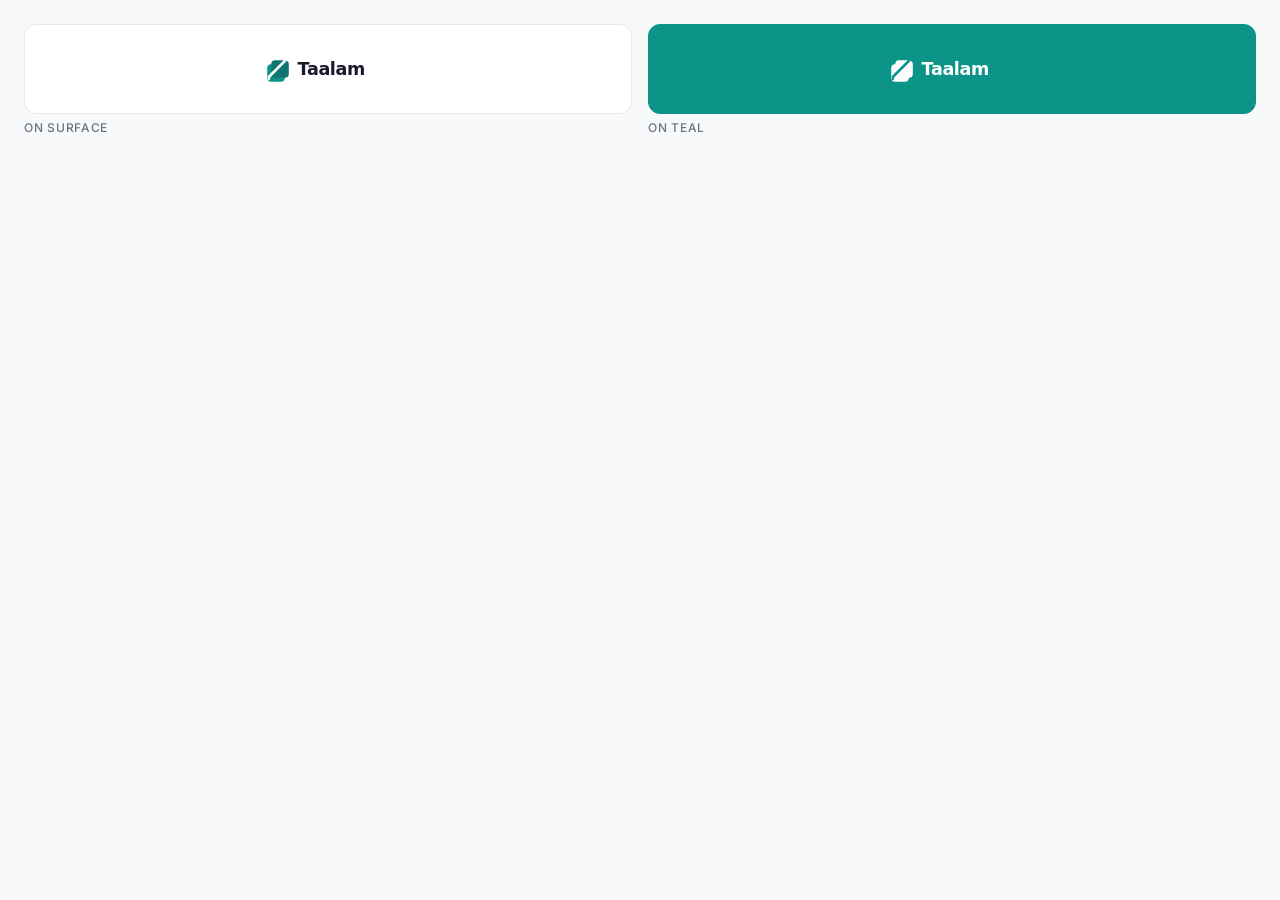
<file: template/preview/brand-logo.html>
<!doctype html>
<html lang="en">
<head>
<meta charset="utf-8"/>
<title>Brand · Logo</title>
<link rel="stylesheet" href="../colors_and_type.css"/>
<style>
  body { margin: 0; padding: 24px; background: var(--tl-bg); }
  .row { display: grid; grid-template-columns: 1fr 1fr; gap: 16px; }
  .swatch { padding: 28px 24px; border-radius: var(--tl-r-md); border: 1px solid var(--tl-border); display: flex; align-items: center; justify-content: center; min-height: 80px; }
  .swatch.dark { background: var(--tl-primary); border-color: var(--tl-primary); }
  .swatch.light { background: var(--tl-surface); }
  .swatch img { height: 32px; }
  .label { margin-top: 6px; font: var(--tl-micro); color: var(--tl-text-2); text-transform: uppercase; letter-spacing: 0.06em; }
</style>
</head>
<body>
  <div class="row">
    <div>
      <div class="swatch light"><img src="../assets/logo.svg" alt="Taalam logo on light"/></div>
      <div class="label">on surface</div>
    </div>
    <div>
      <div class="swatch dark"><img src="../assets/logo.svg" alt="Taalam logo on teal" style="filter: brightness(0) invert(1);"/></div>
      <div class="label">on teal</div>
    </div>
  </div>
</body>
</html>
</file>
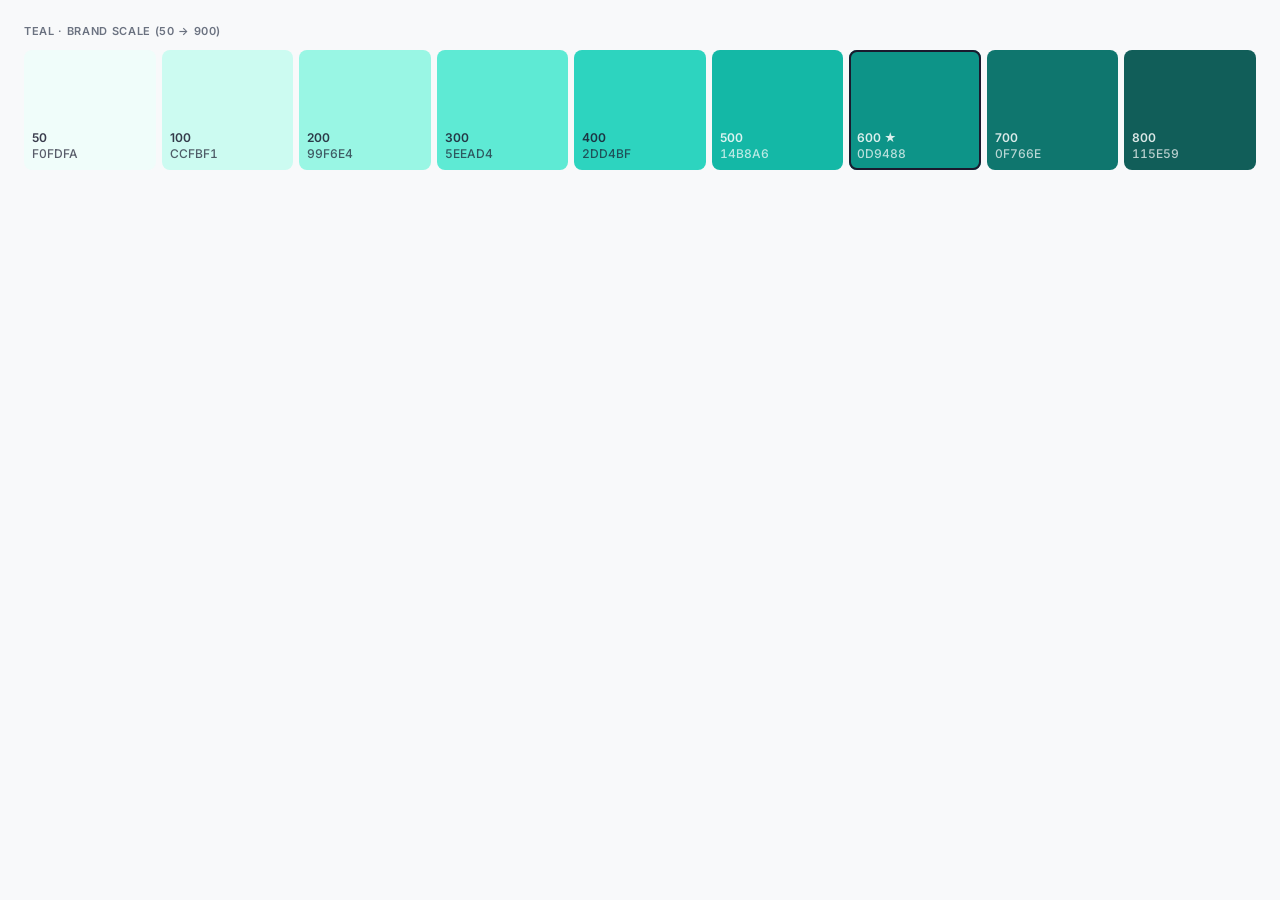
<file: template/preview/colors-brand.html>
<!doctype html>
<html lang="en">
<head>
<meta charset="utf-8"/>
<title>Colors · Brand</title>
<link rel="stylesheet" href="../colors_and_type.css"/>
<style>
  body { margin: 0; padding: 24px; background: var(--tl-bg); }
  .scale { display: grid; grid-template-columns: repeat(9, 1fr); gap: 6px; }
  .sw { aspect-ratio: 1.1 / 1; border-radius: var(--tl-r-sm); display: flex; flex-direction: column; justify-content: flex-end; padding: 8px; color: #fff; font: var(--tl-micro); }
  .sw.lt { color: var(--tl-text-1); }
  .name { opacity: 0.85; font-weight: 600; }
  .hex { opacity: 0.7; font-variant-numeric: tabular-nums; }
  h4 { margin: 0 0 12px; font: var(--tl-eyebrow); text-transform: uppercase; letter-spacing: 0.06em; color: var(--tl-text-2); }
</style>
</head>
<body>
  <h4>Teal · brand scale (50 → 900)</h4>
  <div class="scale">
    <div class="sw lt" style="background:#F0FDFA"><span class="name">50</span><span class="hex">F0FDFA</span></div>
    <div class="sw lt" style="background:#CCFBF1"><span class="name">100</span><span class="hex">CCFBF1</span></div>
    <div class="sw lt" style="background:#99F6E4"><span class="name">200</span><span class="hex">99F6E4</span></div>
    <div class="sw lt" style="background:#5EEAD4"><span class="name">300</span><span class="hex">5EEAD4</span></div>
    <div class="sw lt" style="background:#2DD4BF"><span class="name">400</span><span class="hex">2DD4BF</span></div>
    <div class="sw" style="background:#14B8A6"><span class="name">500</span><span class="hex">14B8A6</span></div>
    <div class="sw" style="background:#0D9488; outline: 2px solid #1A1A2E; outline-offset: -2px;"><span class="name">600 ★</span><span class="hex">0D9488</span></div>
    <div class="sw" style="background:#0F766E"><span class="name">700</span><span class="hex">0F766E</span></div>
    <div class="sw" style="background:#115E59"><span class="name">800</span><span class="hex">115E59</span></div>
  </div>
</body>
</html>
</file>
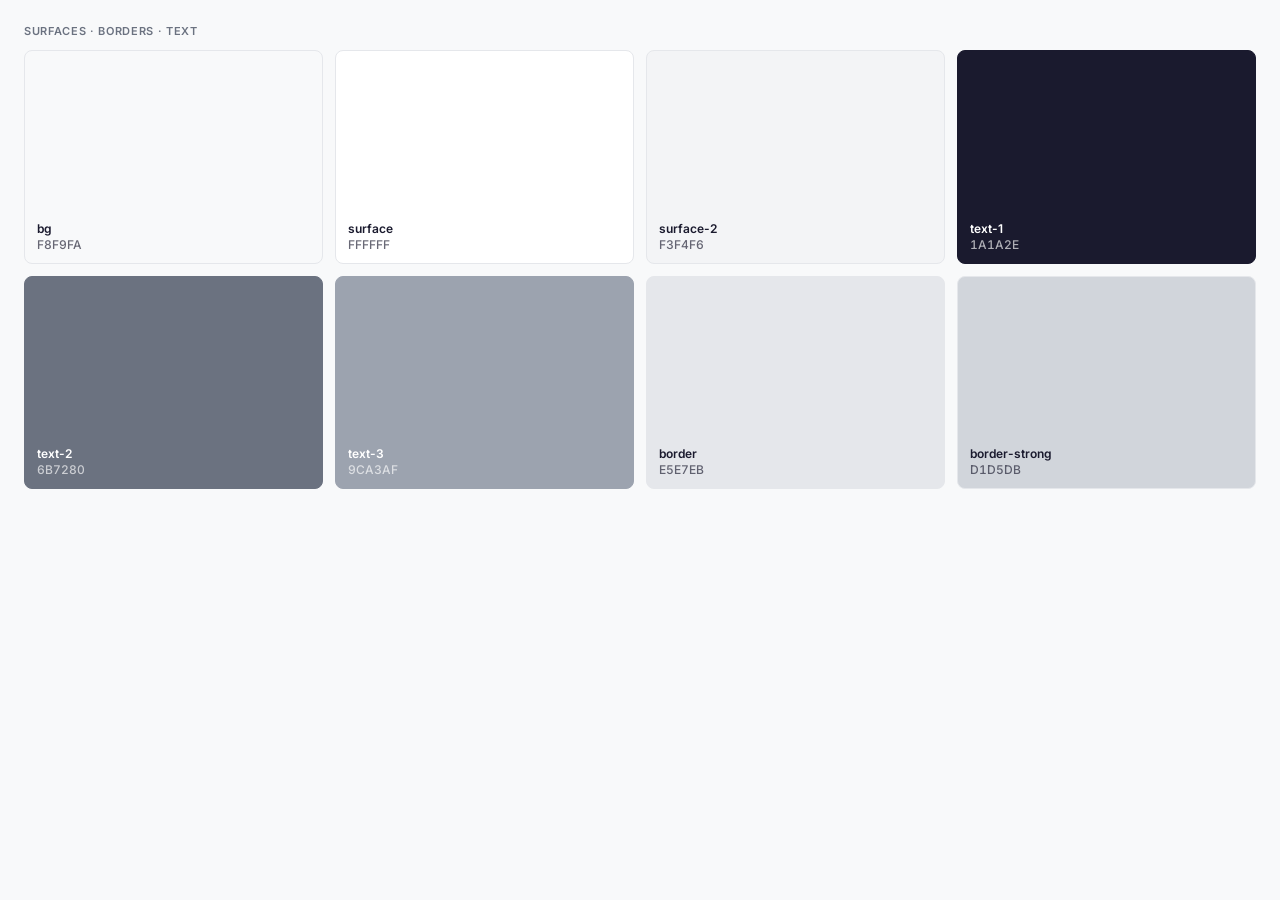
<file: template/preview/colors-neutral.html>
<!doctype html>
<html lang="en">
<head>
<meta charset="utf-8"/>
<title>Colors · Neutrals & surfaces</title>
<link rel="stylesheet" href="../colors_and_type.css"/>
<style>
  body { margin: 0; padding: 24px; background: var(--tl-bg); }
  .grid { display: grid; grid-template-columns: repeat(4, 1fr); gap: 12px; }
  .sw { aspect-ratio: 1.4 / 1; border-radius: var(--tl-r-sm); padding: 10px 12px; display: flex; flex-direction: column; justify-content: flex-end; font: var(--tl-micro); border: 1px solid var(--tl-border); }
  .name { font-weight: 600; }
  .hex { opacity: 0.65; font-variant-numeric: tabular-nums; }
  h4 { margin: 0 0 12px; font: var(--tl-eyebrow); text-transform: uppercase; letter-spacing: 0.06em; color: var(--tl-text-2); }
</style>
</head>
<body>
  <h4>Surfaces · borders · text</h4>
  <div class="grid">
    <div class="sw" style="background:#F8F9FA; color:#1A1A2E;"><span class="name">bg</span><span class="hex">F8F9FA</span></div>
    <div class="sw" style="background:#FFFFFF; color:#1A1A2E;"><span class="name">surface</span><span class="hex">FFFFFF</span></div>
    <div class="sw" style="background:#F3F4F6; color:#1A1A2E;"><span class="name">surface-2</span><span class="hex">F3F4F6</span></div>
    <div class="sw" style="background:#1A1A2E; color:#fff; border-color:#1A1A2E;"><span class="name">text-1</span><span class="hex">1A1A2E</span></div>
    <div class="sw" style="background:#6B7280; color:#fff; border-color:#6B7280;"><span class="name">text-2</span><span class="hex">6B7280</span></div>
    <div class="sw" style="background:#9CA3AF; color:#fff; border-color:#9CA3AF;"><span class="name">text-3</span><span class="hex">9CA3AF</span></div>
    <div class="sw" style="background:#E5E7EB; color:#1A1A2E;"><span class="name">border</span><span class="hex">E5E7EB</span></div>
    <div class="sw" style="background:#D1D5DB; color:#1A1A2E;"><span class="name">border-strong</span><span class="hex">D1D5DB</span></div>
  </div>
</body>
</html>
</file>
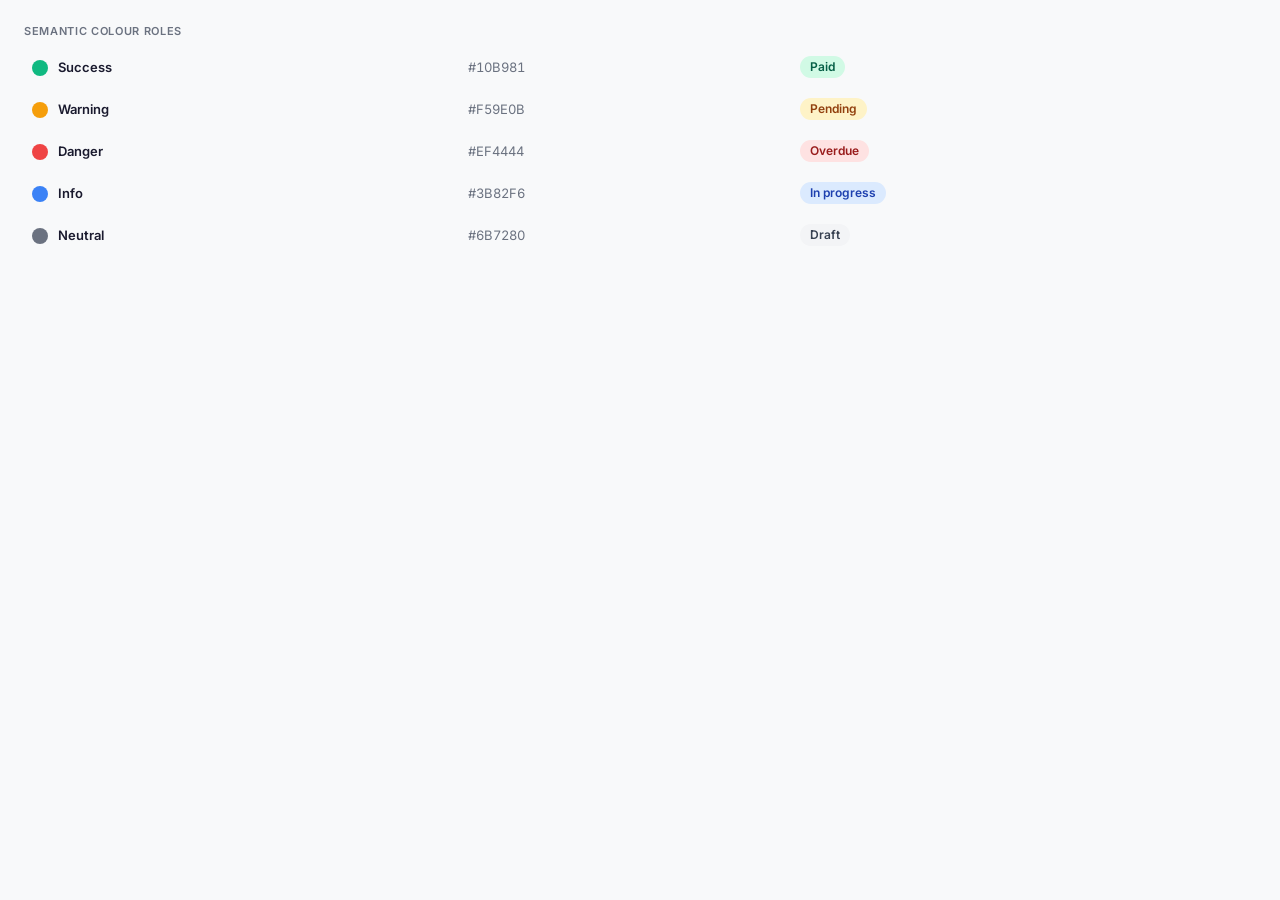
<file: template/preview/colors-semantic.html>
<!doctype html>
<html lang="en">
<head>
<meta charset="utf-8"/>
<title>Colors · Semantic</title>
<link rel="stylesheet" href="../colors_and_type.css"/>
<style>
  body { margin: 0; padding: 24px; background: var(--tl-bg); }
  table { width: 100%; border-collapse: collapse; }
  td { padding: 10px 8px; vertical-align: middle; font: var(--tl-small); }
  .dot { width: 16px; height: 16px; border-radius: 999px; display: inline-block; vertical-align: middle; margin-right: 10px; }
  .pill { display: inline-block; padding: 3px 10px; border-radius: var(--tl-r-pill); font: var(--tl-micro); font-weight: 600; }
  .name { font-weight: 600; color: var(--tl-text-1); }
  .hex { font-variant-numeric: tabular-nums; color: var(--tl-text-2); }
  h4 { margin: 0 0 8px; font: var(--tl-eyebrow); text-transform: uppercase; letter-spacing: 0.06em; color: var(--tl-text-2); }
</style>
</head>
<body>
  <h4>Semantic colour roles</h4>
  <table>
    <tr>
      <td><span class="dot" style="background:#10B981"></span><span class="name">Success</span></td>
      <td class="hex">#10B981</td>
      <td><span class="pill" style="background:#D1FAE5; color:#065F46;">Paid</span></td>
    </tr>
    <tr>
      <td><span class="dot" style="background:#F59E0B"></span><span class="name">Warning</span></td>
      <td class="hex">#F59E0B</td>
      <td><span class="pill" style="background:#FEF3C7; color:#92400E;">Pending</span></td>
    </tr>
    <tr>
      <td><span class="dot" style="background:#EF4444"></span><span class="name">Danger</span></td>
      <td class="hex">#EF4444</td>
      <td><span class="pill" style="background:#FEE2E2; color:#991B1B;">Overdue</span></td>
    </tr>
    <tr>
      <td><span class="dot" style="background:#3B82F6"></span><span class="name">Info</span></td>
      <td class="hex">#3B82F6</td>
      <td><span class="pill" style="background:#DBEAFE; color:#1E40AF;">In progress</span></td>
    </tr>
    <tr>
      <td><span class="dot" style="background:#6B7280"></span><span class="name">Neutral</span></td>
      <td class="hex">#6B7280</td>
      <td><span class="pill" style="background:#F3F4F6; color:#374151;">Draft</span></td>
    </tr>
  </table>
</body>
</html>
</file>
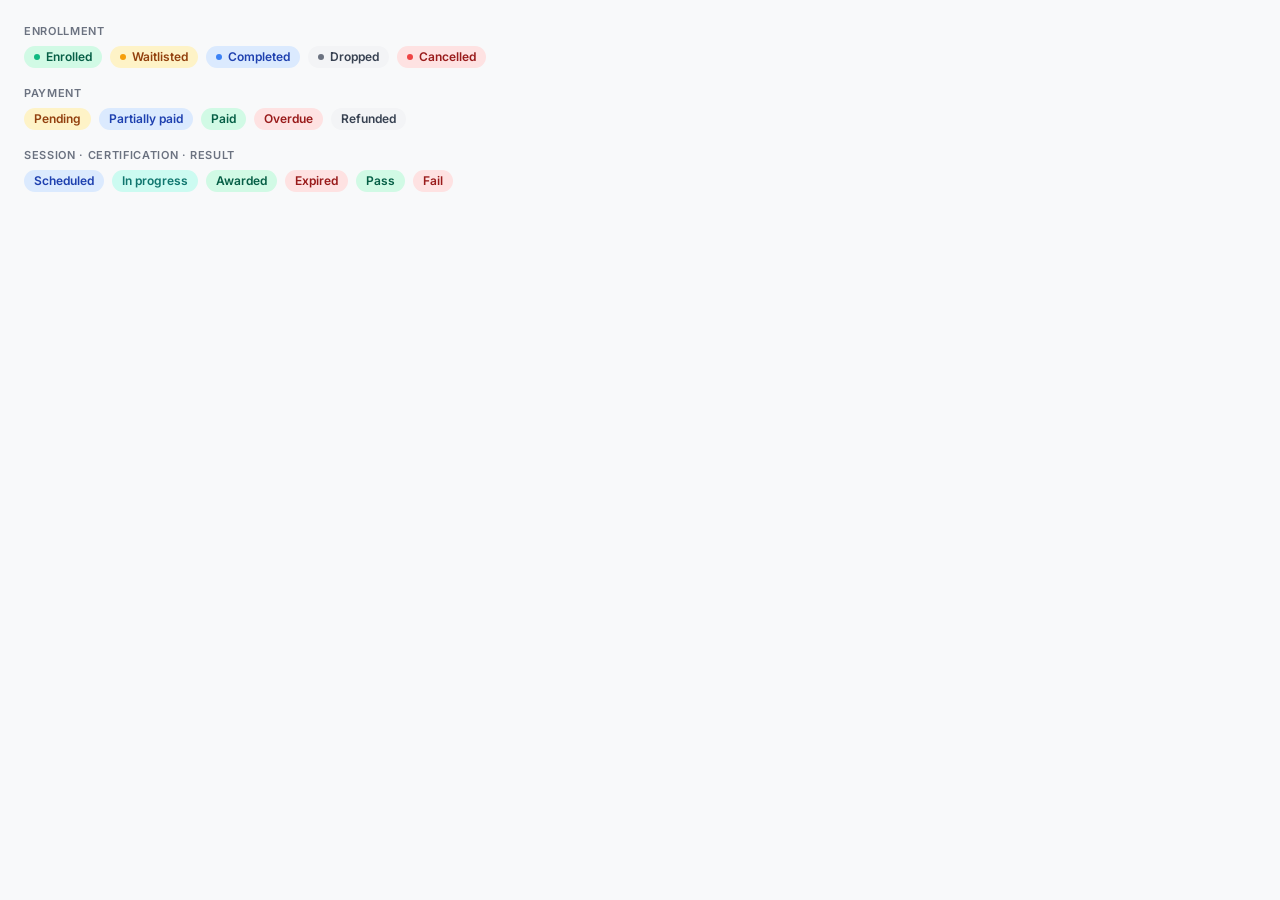
<file: template/preview/components-badges.html>
<!doctype html>
<html lang="en">
<head>
<meta charset="utf-8"/>
<title>Components · Status badges</title>
<link rel="stylesheet" href="../colors_and_type.css"/>
<style>
  body { margin: 0; padding: 24px; background: var(--tl-bg); }
  h4 { margin: 18px 0 8px; font: var(--tl-eyebrow); text-transform: uppercase; letter-spacing: 0.06em; color: var(--tl-text-2); }
  h4:first-child { margin-top: 0; }
  .row { display: flex; gap: 8px; flex-wrap: wrap; }
  .b { display: inline-flex; align-items: center; gap: 6px; padding: 3px 10px; border-radius: var(--tl-r-pill); font: var(--tl-micro); font-weight: 600; }
  .dot { width: 6px; height: 6px; border-radius: 999px; }
</style>
</head>
<body>
  <h4>Enrollment</h4>
  <div class="row">
    <span class="b" style="background:#D1FAE5;color:#065F46;"><span class="dot" style="background:#10B981"></span>Enrolled</span>
    <span class="b" style="background:#FEF3C7;color:#92400E;"><span class="dot" style="background:#F59E0B"></span>Waitlisted</span>
    <span class="b" style="background:#DBEAFE;color:#1E40AF;"><span class="dot" style="background:#3B82F6"></span>Completed</span>
    <span class="b" style="background:#F3F4F6;color:#374151;"><span class="dot" style="background:#6B7280"></span>Dropped</span>
    <span class="b" style="background:#FEE2E2;color:#991B1B;"><span class="dot" style="background:#EF4444"></span>Cancelled</span>
  </div>
  <h4>Payment</h4>
  <div class="row">
    <span class="b" style="background:#FEF3C7;color:#92400E;">Pending</span>
    <span class="b" style="background:#DBEAFE;color:#1E40AF;">Partially paid</span>
    <span class="b" style="background:#D1FAE5;color:#065F46;">Paid</span>
    <span class="b" style="background:#FEE2E2;color:#991B1B;">Overdue</span>
    <span class="b" style="background:#F3F4F6;color:#374151;">Refunded</span>
  </div>
  <h4>Session · Certification · Result</h4>
  <div class="row">
    <span class="b" style="background:#DBEAFE;color:#1E40AF;">Scheduled</span>
    <span class="b" style="background:#CCFBF1;color:#0F766E;">In progress</span>
    <span class="b" style="background:#D1FAE5;color:#065F46;">Awarded</span>
    <span class="b" style="background:#FEE2E2;color:#991B1B;">Expired</span>
    <span class="b" style="background:#D1FAE5;color:#065F46;">Pass</span>
    <span class="b" style="background:#FEE2E2;color:#991B1B;">Fail</span>
  </div>
</body>
</html>
</file>
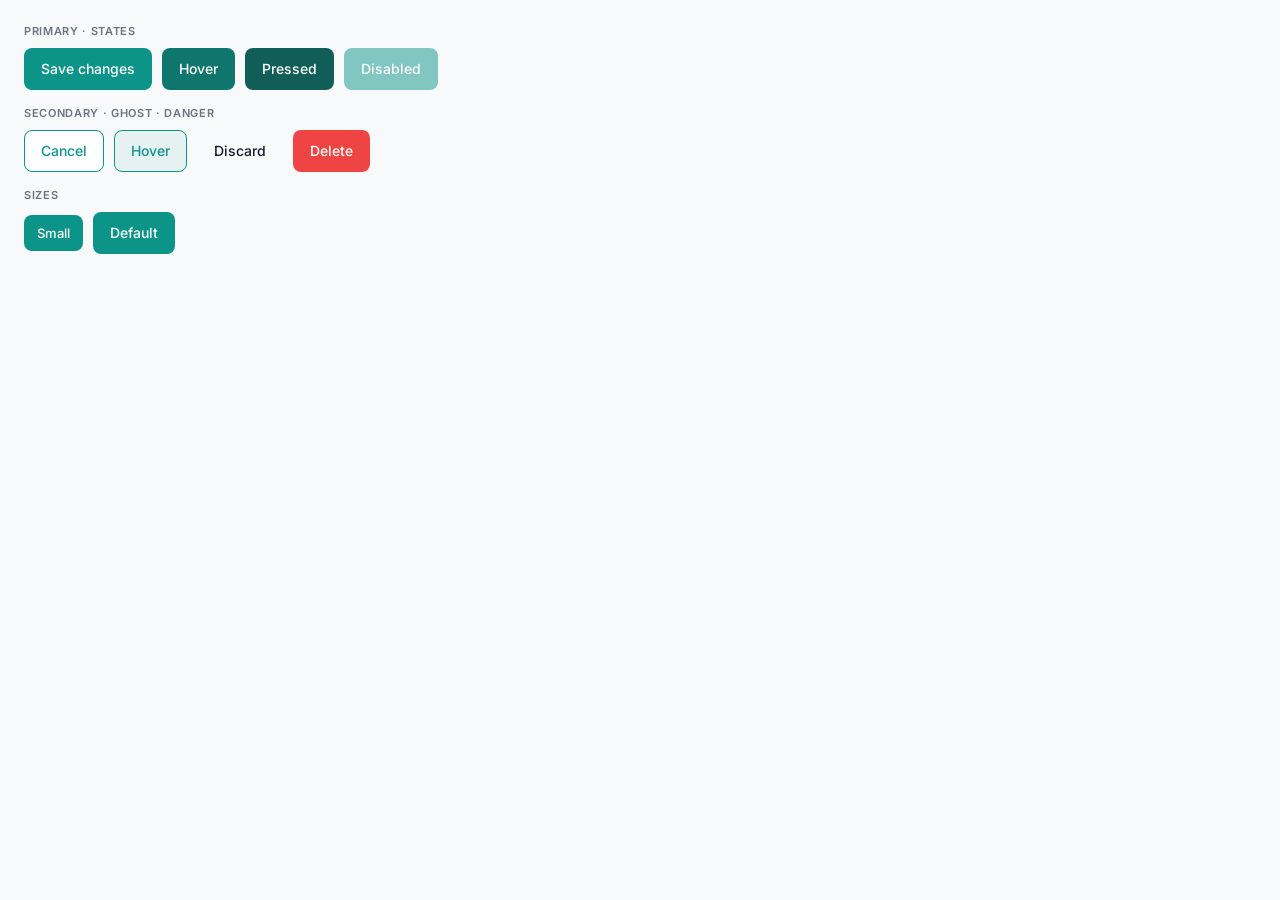
<file: template/preview/components-buttons.html>
<!doctype html>
<html lang="en">
<head>
<meta charset="utf-8"/>
<title>Components · Buttons</title>
<link rel="stylesheet" href="../colors_and_type.css"/>
<style>
  body { margin: 0; padding: 24px; background: var(--tl-bg); }
  h4 { margin: 0 0 10px; font: var(--tl-eyebrow); text-transform: uppercase; letter-spacing: 0.06em; color: var(--tl-text-2); }
  .row { display: flex; gap: 10px; align-items: center; margin-bottom: 16px; flex-wrap: wrap; }
  .btn { font: var(--tl-body-strong); padding: 9px 16px; border-radius: var(--tl-r-sm); border: 1px solid transparent; cursor: pointer; transition: background var(--tl-dur-base) var(--tl-ease), border-color var(--tl-dur-base) var(--tl-ease); }
  .btn-primary { background: var(--tl-primary); color: #fff; }
  .btn-primary.hover { background: var(--tl-primary-hover); }
  .btn-primary.press { background: var(--tl-primary-press); }
  .btn-secondary { background: var(--tl-surface); color: var(--tl-primary); border-color: var(--tl-primary); }
  .btn-secondary.hover { background: var(--tl-primary-tint); }
  .btn-ghost { background: transparent; color: var(--tl-text-1); }
  .btn-ghost.hover { background: var(--tl-surface-2); }
  .btn-danger { background: var(--tl-danger); color: #fff; }
  .btn-sm { padding: 6px 12px; font-size: 13px; }
  .lbl { font: var(--tl-micro); color: var(--tl-text-3); width: 80px; }
</style>
</head>
<body>
  <h4>Primary · states</h4>
  <div class="row">
    <button class="btn btn-primary">Save changes</button>
    <button class="btn btn-primary hover">Hover</button>
    <button class="btn btn-primary press">Pressed</button>
    <button class="btn btn-primary" disabled style="opacity:0.5; cursor:not-allowed;">Disabled</button>
  </div>
  <h4>Secondary · ghost · danger</h4>
  <div class="row">
    <button class="btn btn-secondary">Cancel</button>
    <button class="btn btn-secondary hover">Hover</button>
    <button class="btn btn-ghost">Discard</button>
    <button class="btn btn-danger">Delete</button>
  </div>
  <h4>Sizes</h4>
  <div class="row">
    <button class="btn btn-primary btn-sm">Small</button>
    <button class="btn btn-primary">Default</button>
  </div>
</body>
</html>
</file>
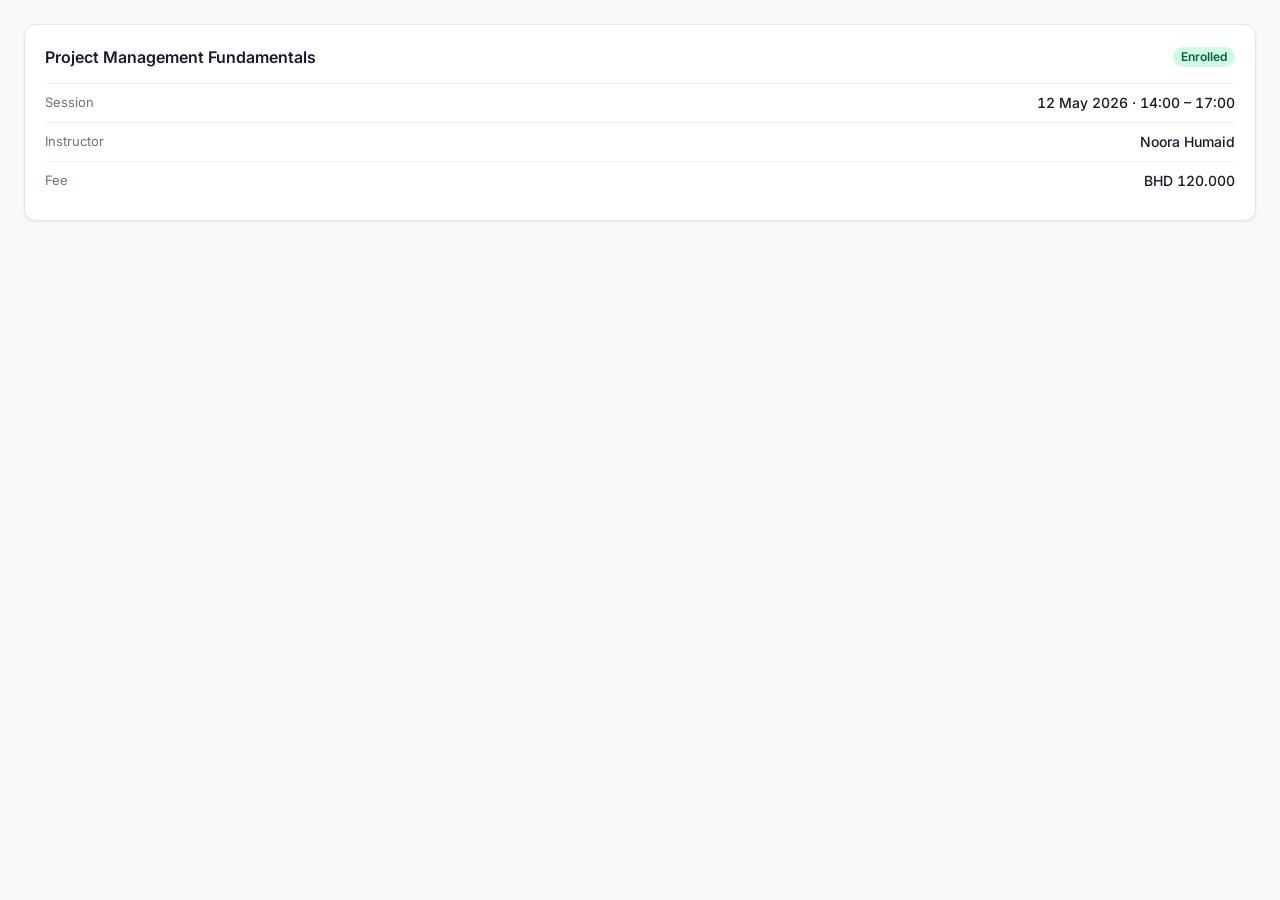
<file: template/preview/components-card.html>
<!doctype html>
<html lang="en">
<head>
<meta charset="utf-8"/>
<title>Components · Card</title>
<link rel="stylesheet" href="../colors_and_type.css"/>
<style>
  body { margin: 0; padding: 24px; background: var(--tl-bg); }
  .card { background: var(--tl-surface); border: 1px solid var(--tl-border); border-radius: var(--tl-r-md); box-shadow: var(--tl-shadow-xs); padding: 20px; }
  .head { display: flex; justify-content: space-between; align-items: center; margin-bottom: 14px; }
  .ttl { font: var(--tl-h3); }
  .meta { font: var(--tl-small); color: var(--tl-text-2); }
  .row { display: flex; justify-content: space-between; padding: 8px 0; border-top: 1px solid var(--tl-divider); font: var(--tl-body); }
  .row:first-of-type { border-top: 0; padding-top: 0; }
  .val { font-variant-numeric: tabular-nums; font-weight: 500; }
  .b { display: inline-flex; padding: 2px 8px; border-radius: var(--tl-r-pill); font: var(--tl-micro); font-weight: 600; background:#D1FAE5;color:#065F46; }
</style>
</head>
<body>
  <div class="card">
    <div class="head">
      <div class="ttl">Project Management Fundamentals</div>
      <span class="b">Enrolled</span>
    </div>
    <div class="row"><span class="meta">Session</span><span class="val">12 May 2026 · 14:00 – 17:00</span></div>
    <div class="row"><span class="meta">Instructor</span><span class="val">Noora Humaid</span></div>
    <div class="row"><span class="meta">Fee</span><span class="val">BHD 120.000</span></div>
  </div>
</body>
</html>
</file>
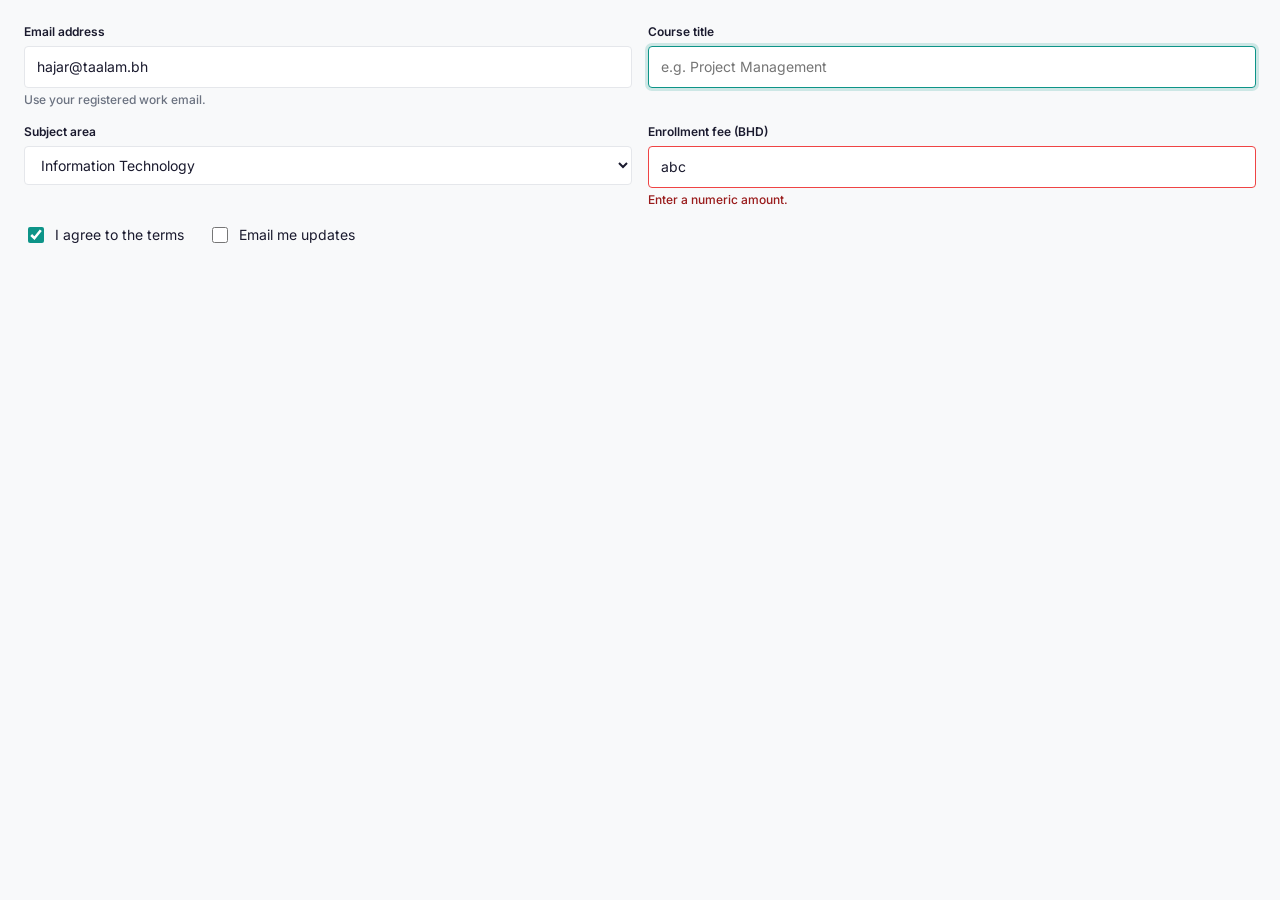
<file: template/preview/components-fields.html>
<!doctype html>
<html lang="en">
<head>
<meta charset="utf-8"/>
<title>Components · Form fields</title>
<link rel="stylesheet" href="../colors_and_type.css"/>
<style>
  body { margin: 0; padding: 24px; background: var(--tl-bg); }
  .grid { display: grid; grid-template-columns: 1fr 1fr; gap: 16px; }
  label { display: block; font: var(--tl-micro); font-weight: 600; color: var(--tl-text-1); margin-bottom: 6px; }
  .input, .select { width: 100%; padding: 9px 12px; border: 1px solid var(--tl-border); border-radius: var(--tl-r-xs); background: var(--tl-surface); font: var(--tl-body); color: var(--tl-text-1); }
  .input:focus, .select:focus { outline: none; border-color: var(--tl-primary); box-shadow: 0 0 0 3px rgba(13,148,136,0.18); }
  .focused { border-color: var(--tl-primary); box-shadow: 0 0 0 3px rgba(13,148,136,0.18); }
  .error { border-color: var(--tl-danger); }
  .hint { font: var(--tl-micro); color: var(--tl-text-2); margin-top: 4px; }
  .err { font: var(--tl-micro); color: var(--tl-danger-fg); margin-top: 4px; }
  .check { display: flex; align-items: center; gap: 8px; font: var(--tl-body); color: var(--tl-text-1); }
  .check input { accent-color: var(--tl-primary); width: 16px; height: 16px; }
</style>
</head>
<body>
  <div class="grid">
    <div>
      <label>Email address</label>
      <input class="input" value="hajar@taalam.bh"/>
      <div class="hint">Use your registered work email.</div>
    </div>
    <div>
      <label>Course title</label>
      <input class="input focused" placeholder="e.g. Project Management"/>
    </div>
    <div>
      <label>Subject area</label>
      <select class="select"><option>Information Technology</option></select>
    </div>
    <div>
      <label>Enrollment fee (BHD)</label>
      <input class="input error" value="abc"/>
      <div class="err">Enter a numeric amount.</div>
    </div>
    <div style="grid-column: 1 / -1; display: flex; gap: 24px;">
      <label class="check"><input type="checkbox" checked/> I agree to the terms</label>
      <label class="check"><input type="checkbox"/> Email me updates</label>
    </div>
  </div>
</body>
</html>
</file>
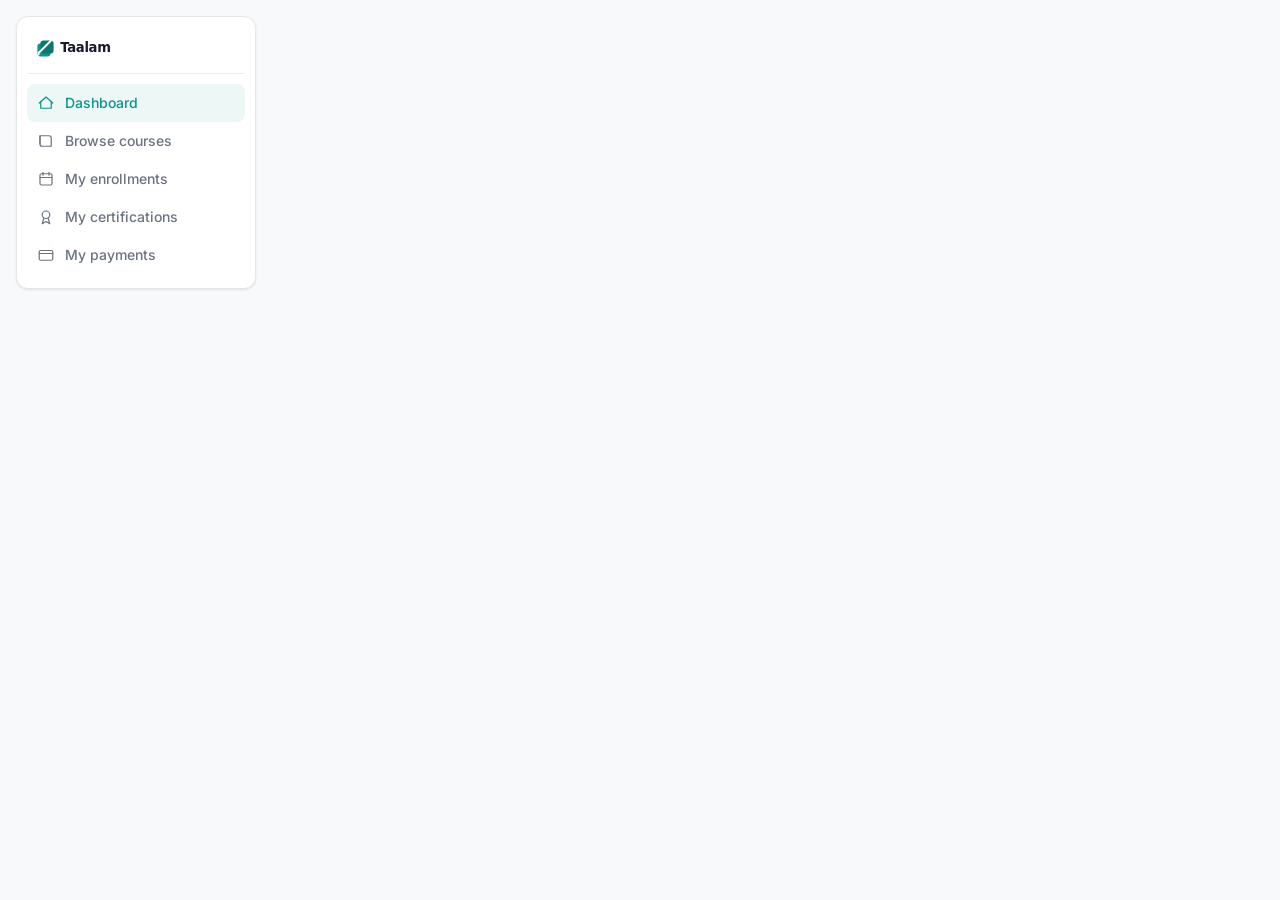
<file: template/preview/components-sidebar.html>
<!doctype html>
<html lang="en">
<head>
<meta charset="utf-8"/>
<title>Components · Sidebar nav</title>
<link rel="stylesheet" href="../colors_and_type.css"/>
<style>
  body { margin: 0; padding: 16px; background: var(--tl-bg); }
  .sb { width: 240px; background: var(--tl-surface); border: 1px solid var(--tl-border); border-radius: var(--tl-r-md); padding: 14px 10px; box-shadow: var(--tl-shadow-xs); }
  .brand { display: flex; align-items: center; gap: 10px; padding: 4px 8px 14px; border-bottom: 1px solid var(--tl-divider); margin-bottom: 10px; }
  .brand img { height: 24px; }
  .item { display: flex; align-items: center; gap: 10px; padding: 8px 10px; border-radius: var(--tl-r-sm); font: var(--tl-body-strong); color: var(--tl-text-2); cursor: pointer; }
  .item.active { background: var(--tl-primary-tint); color: var(--tl-primary); }
  .item:not(.active):hover { background: var(--tl-surface-2); color: var(--tl-text-1); }
  .ic { width: 18px; height: 18px; flex: none; }
  .group { font: var(--tl-eyebrow); text-transform: uppercase; letter-spacing: 0.06em; color: var(--tl-text-3); padding: 12px 10px 4px; }
</style>
</head>
<body>
  <div class="sb">
    <div class="brand"><img src="../assets/logo.svg" alt=""/></div>
    <div class="item active"><svg class="ic" viewBox="0 0 24 24" fill="none" stroke="currentColor" stroke-width="1.6" stroke-linecap="round" stroke-linejoin="round"><path d="M3 12 12 4l9 8"/><path d="M5 10v9h14v-9"/></svg>Dashboard</div>
    <div class="item"><svg class="ic" viewBox="0 0 24 24" fill="none" stroke="currentColor" stroke-width="1.6" stroke-linecap="round" stroke-linejoin="round"><path d="M4 5h12a3 3 0 0 1 3 3v11H7a3 3 0 0 1-3-3z"/><path d="M4 5v11"/></svg>Browse courses</div>
    <div class="item"><svg class="ic" viewBox="0 0 24 24" fill="none" stroke="currentColor" stroke-width="1.6" stroke-linecap="round" stroke-linejoin="round"><rect x="4" y="5" width="16" height="15" rx="2"/><path d="M8 3v4M16 3v4M4 10h16"/></svg>My enrollments</div>
    <div class="item"><svg class="ic" viewBox="0 0 24 24" fill="none" stroke="currentColor" stroke-width="1.6" stroke-linecap="round" stroke-linejoin="round"><circle cx="12" cy="9" r="5"/><path d="M9 14l-2 7 5-3 5 3-2-7"/></svg>My certifications</div>
    <div class="item"><svg class="ic" viewBox="0 0 24 24" fill="none" stroke="currentColor" stroke-width="1.6" stroke-linecap="round" stroke-linejoin="round"><rect x="3" y="6" width="18" height="13" rx="2"/><path d="M3 10h18"/></svg>My payments</div>
  </div>
</body>
</html>
</file>
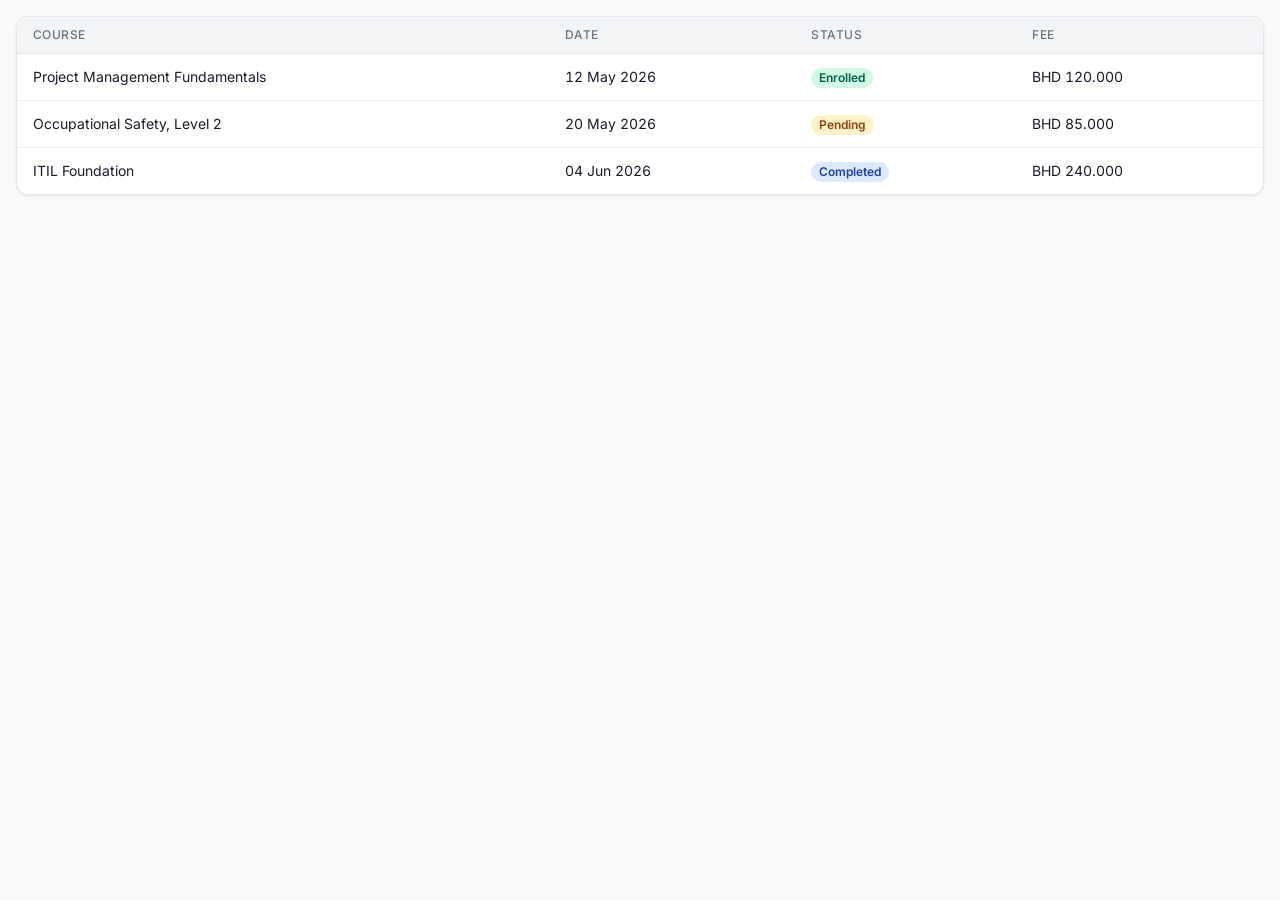
<file: template/preview/components-table.html>
<!doctype html>
<html lang="en">
<head>
<meta charset="utf-8"/>
<title>Components · Data table</title>
<link rel="stylesheet" href="../colors_and_type.css"/>
<style>
  body { margin: 0; padding: 16px; background: var(--tl-bg); }
  .card { background: var(--tl-surface); border: 1px solid var(--tl-border); border-radius: var(--tl-r-md); overflow: hidden; box-shadow: var(--tl-shadow-xs); }
  table { width: 100%; border-collapse: collapse; font: var(--tl-body); }
  th { text-align: left; padding: 10px 16px; background: var(--tl-surface-2); font: var(--tl-micro); text-transform: uppercase; letter-spacing: 0.04em; color: var(--tl-text-2); border-bottom: 1px solid var(--tl-border); }
  td { padding: 12px 16px; border-bottom: 1px solid var(--tl-divider); color: var(--tl-text-1); }
  tr:last-child td { border-bottom: 0; }
  tr:hover td { background: var(--tl-bg); }
  .num { font-variant-numeric: tabular-nums; }
  .b { display: inline-flex; padding: 2px 8px; border-radius: var(--tl-r-pill); font: var(--tl-micro); font-weight: 600; }
</style>
</head>
<body>
  <div class="card">
    <table>
      <thead><tr><th>Course</th><th>Date</th><th>Status</th><th class="num">Fee</th></tr></thead>
      <tbody>
        <tr><td>Project Management Fundamentals</td><td class="num">12 May 2026</td><td><span class="b" style="background:#D1FAE5;color:#065F46;">Enrolled</span></td><td class="num">BHD 120.000</td></tr>
        <tr><td>Occupational Safety, Level 2</td><td class="num">20 May 2026</td><td><span class="b" style="background:#FEF3C7;color:#92400E;">Pending</span></td><td class="num">BHD 85.000</td></tr>
        <tr><td>ITIL Foundation</td><td class="num">04 Jun 2026</td><td><span class="b" style="background:#DBEAFE;color:#1E40AF;">Completed</span></td><td class="num">BHD 240.000</td></tr>
      </tbody>
    </table>
  </div>
</body>
</html>
</file>
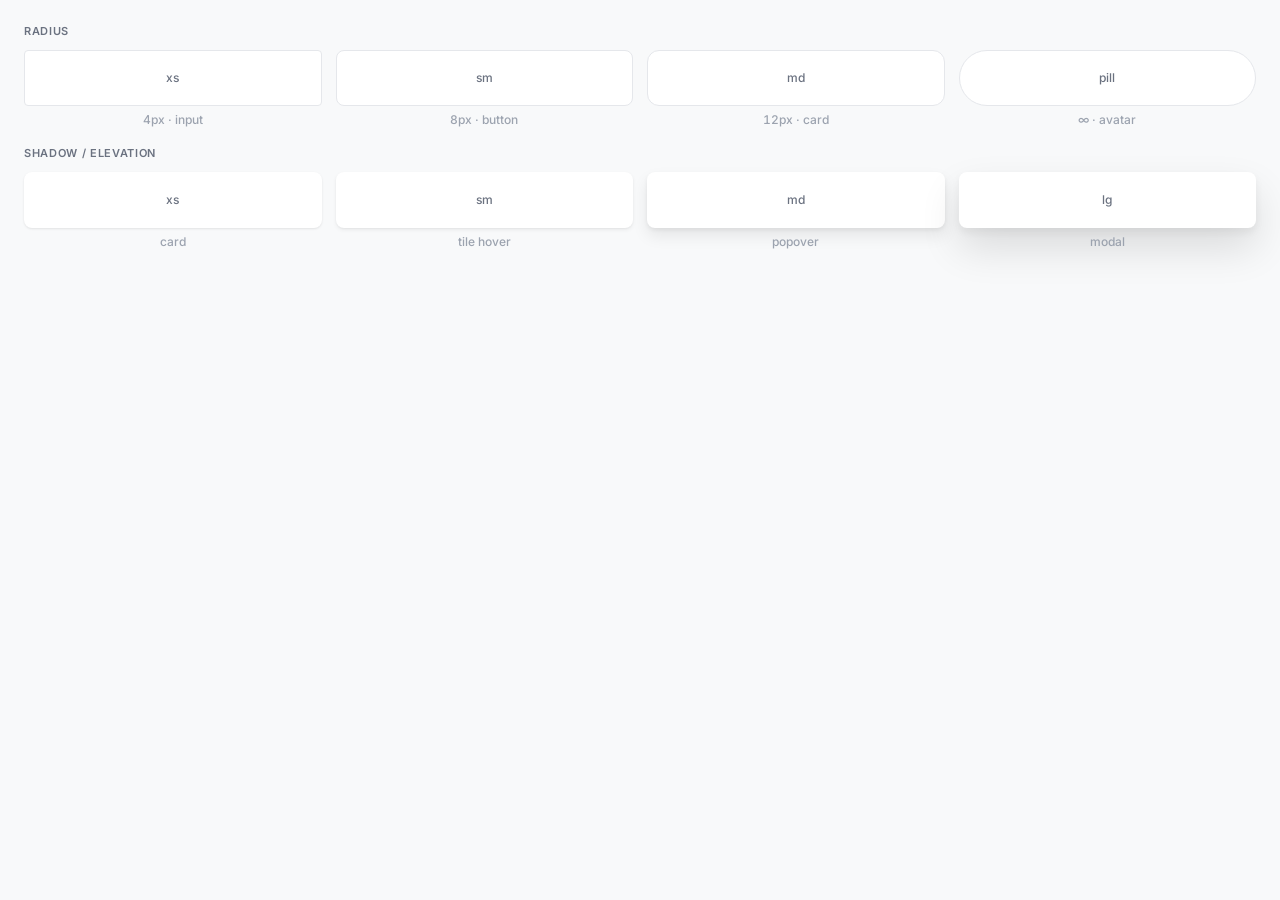
<file: template/preview/spacing-radii-shadow.html>
<!doctype html>
<html lang="en">
<head>
<meta charset="utf-8"/>
<title>Spacing · Radii & shadow</title>
<link rel="stylesheet" href="../colors_and_type.css"/>
<style>
  body { margin: 0; padding: 24px; background: var(--tl-bg); }
  h4 { margin: 0 0 12px; font: var(--tl-eyebrow); text-transform: uppercase; letter-spacing: 0.06em; color: var(--tl-text-2); }
  .row { display: flex; gap: 14px; margin-bottom: 18px; }
  .item { flex: 1; text-align: center; }
  .box { background: var(--tl-surface); border: 1px solid var(--tl-border); height: 56px; display: flex; align-items: center; justify-content: center; font: var(--tl-micro); color: var(--tl-text-2); margin-bottom: 6px; }
  .lbl { font: var(--tl-micro); color: var(--tl-text-3); font-variant-numeric: tabular-nums; }
  .shadow .box { border: 0; }
  .s-xs { box-shadow: var(--tl-shadow-xs); }
  .s-sm { box-shadow: var(--tl-shadow-sm); }
  .s-md { box-shadow: var(--tl-shadow-md); }
  .s-lg { box-shadow: var(--tl-shadow-lg); }
</style>
</head>
<body>
  <h4>Radius</h4>
  <div class="row">
    <div class="item"><div class="box" style="border-radius:4px;">xs</div><div class="lbl">4px · input</div></div>
    <div class="item"><div class="box" style="border-radius:8px;">sm</div><div class="lbl">8px · button</div></div>
    <div class="item"><div class="box" style="border-radius:12px;">md</div><div class="lbl">12px · card</div></div>
    <div class="item"><div class="box" style="border-radius:9999px;">pill</div><div class="lbl">∞ · avatar</div></div>
  </div>
  <h4>Shadow / elevation</h4>
  <div class="row shadow">
    <div class="item"><div class="box s-xs" style="border-radius:8px;">xs</div><div class="lbl">card</div></div>
    <div class="item"><div class="box s-sm" style="border-radius:8px;">sm</div><div class="lbl">tile hover</div></div>
    <div class="item"><div class="box s-md" style="border-radius:8px;">md</div><div class="lbl">popover</div></div>
    <div class="item"><div class="box s-lg" style="border-radius:8px;">lg</div><div class="lbl">modal</div></div>
  </div>
</body>
</html>
</file>
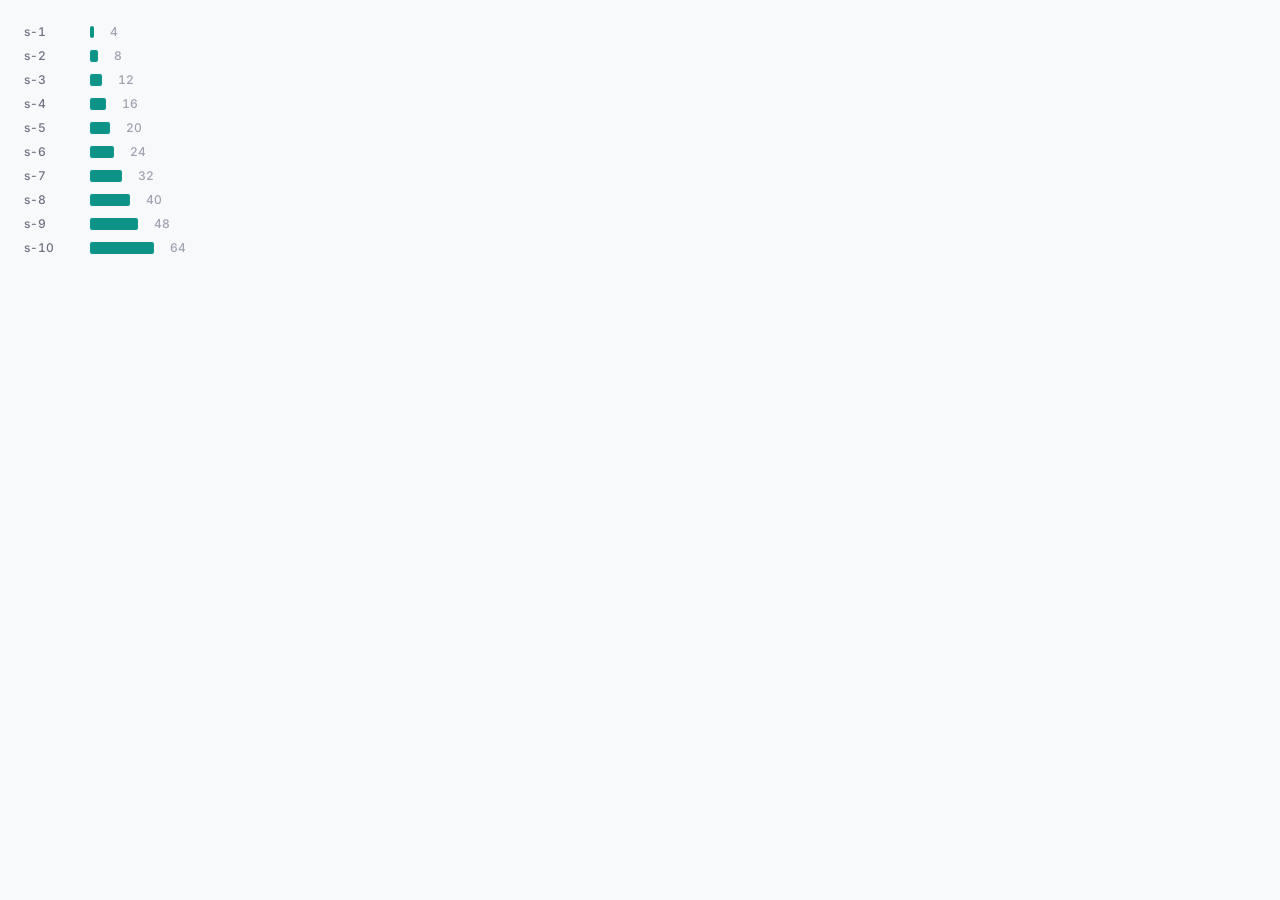
<file: template/preview/spacing-scale.html>
<!doctype html>
<html lang="en">
<head>
<meta charset="utf-8"/>
<title>Spacing · Scale</title>
<link rel="stylesheet" href="../colors_and_type.css"/>
<style>
  body { margin: 0; padding: 24px; background: var(--tl-bg); }
  .row { display: flex; align-items: center; gap: 16px; margin-bottom: 8px; }
  .label { width: 50px; font: var(--tl-micro); color: var(--tl-text-2); font-variant-numeric: tabular-nums; }
  .bar { height: 12px; background: var(--tl-primary); border-radius: 2px; }
  .px { font: var(--tl-micro); color: var(--tl-text-3); font-variant-numeric: tabular-nums; }
</style>
</head>
<body>
  <div class="row"><span class="label">s-1</span><div class="bar" style="width:4px;"></div><span class="px">4</span></div>
  <div class="row"><span class="label">s-2</span><div class="bar" style="width:8px;"></div><span class="px">8</span></div>
  <div class="row"><span class="label">s-3</span><div class="bar" style="width:12px;"></div><span class="px">12</span></div>
  <div class="row"><span class="label">s-4</span><div class="bar" style="width:16px;"></div><span class="px">16</span></div>
  <div class="row"><span class="label">s-5</span><div class="bar" style="width:20px;"></div><span class="px">20</span></div>
  <div class="row"><span class="label">s-6</span><div class="bar" style="width:24px;"></div><span class="px">24</span></div>
  <div class="row"><span class="label">s-7</span><div class="bar" style="width:32px;"></div><span class="px">32</span></div>
  <div class="row"><span class="label">s-8</span><div class="bar" style="width:40px;"></div><span class="px">40</span></div>
  <div class="row"><span class="label">s-9</span><div class="bar" style="width:48px;"></div><span class="px">48</span></div>
  <div class="row"><span class="label">s-10</span><div class="bar" style="width:64px;"></div><span class="px">64</span></div>
</body>
</html>
</file>
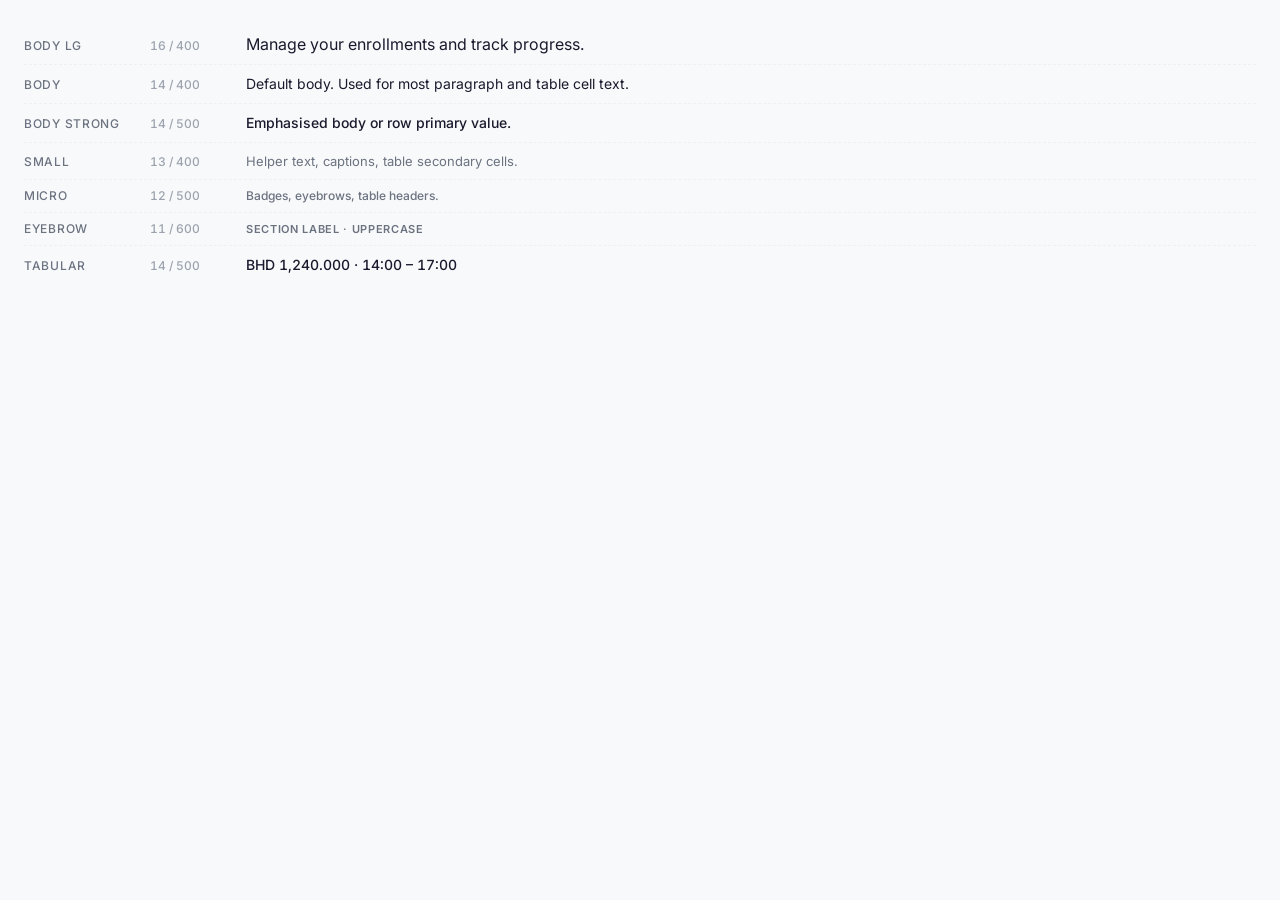
<file: template/preview/type-body.html>
<!doctype html>
<html lang="en">
<head>
<meta charset="utf-8"/>
<title>Type · Body & UI</title>
<link rel="stylesheet" href="../colors_and_type.css"/>
<style>
  body { margin: 0; padding: 24px; background: var(--tl-bg); }
  .row { display: flex; align-items: baseline; gap: 16px; padding: 8px 0; border-bottom: 1px dashed var(--tl-divider); }
  .row:last-child { border: 0; }
  .meta { width: 110px; flex: none; font: var(--tl-micro); color: var(--tl-text-2); text-transform: uppercase; letter-spacing: 0.06em; }
  .spec { width: 80px; flex: none; font: var(--tl-micro); color: var(--tl-text-3); font-variant-numeric: tabular-nums; }
</style>
</head>
<body>
  <div class="row"><span class="meta">Body lg</span><span class="spec">16 / 400</span><span style="font:var(--tl-body-lg);">Manage your enrollments and track progress.</span></div>
  <div class="row"><span class="meta">Body</span><span class="spec">14 / 400</span><span style="font:var(--tl-body);">Default body. Used for most paragraph and table cell text.</span></div>
  <div class="row"><span class="meta">Body strong</span><span class="spec">14 / 500</span><span style="font:var(--tl-body-strong);">Emphasised body or row primary value.</span></div>
  <div class="row"><span class="meta">Small</span><span class="spec">13 / 400</span><span style="font:var(--tl-small); color:var(--tl-text-2);">Helper text, captions, table secondary cells.</span></div>
  <div class="row"><span class="meta">Micro</span><span class="spec">12 / 500</span><span style="font:var(--tl-micro); color:var(--tl-text-2);">Badges, eyebrows, table headers.</span></div>
  <div class="row"><span class="meta">Eyebrow</span><span class="spec">11 / 600</span><span class="tl-eyebrow">SECTION LABEL · UPPERCASE</span></div>
  <div class="row"><span class="meta">Tabular</span><span class="spec">14 / 500</span><span style="font:var(--tl-body-strong); font-variant-numeric: tabular-nums;">BHD 1,240.000 · 14:00 – 17:00</span></div>
</body>
</html>
</file>
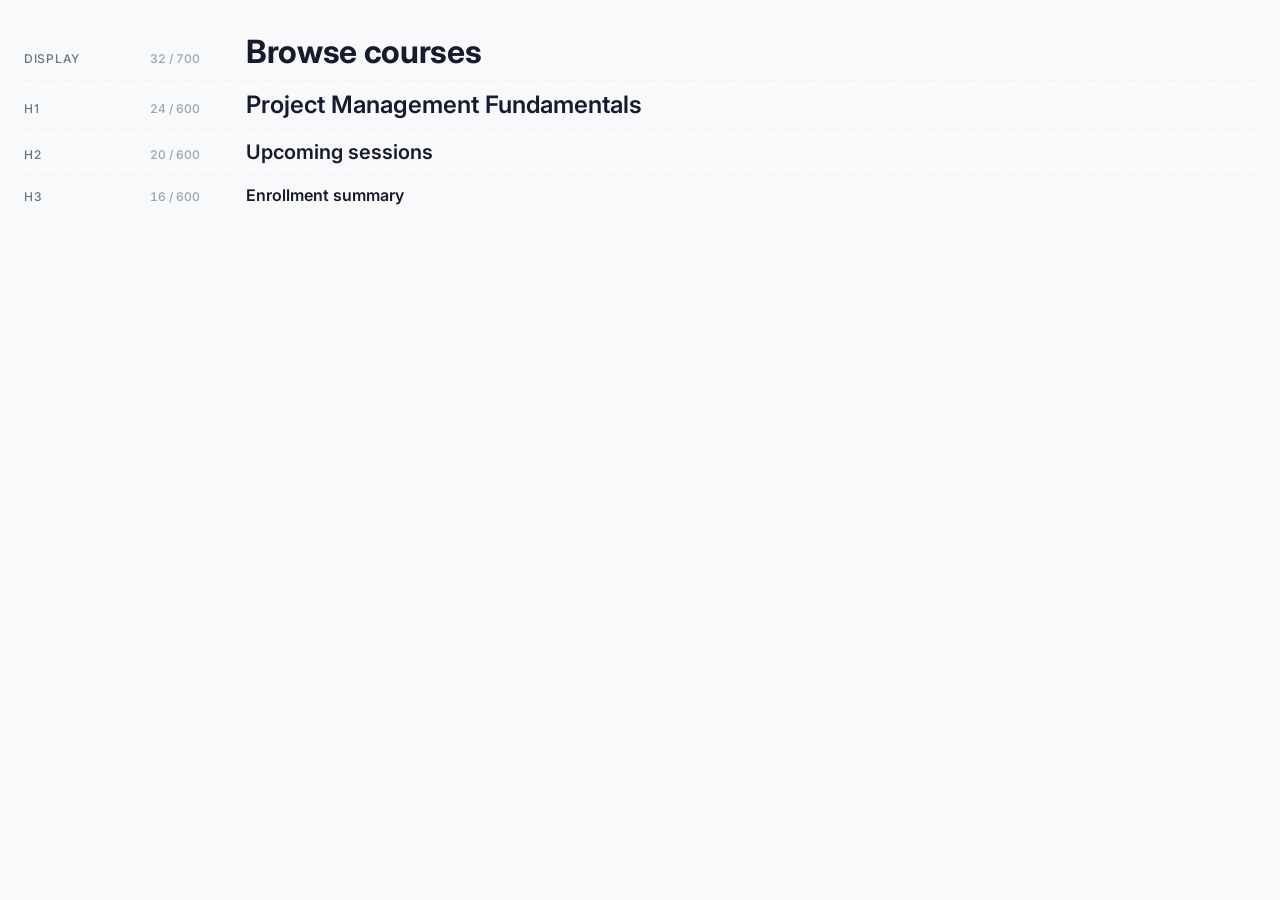
<file: template/preview/type-display.html>
<!doctype html>
<html lang="en">
<head>
<meta charset="utf-8"/>
<title>Type · Display & headings</title>
<link rel="stylesheet" href="../colors_and_type.css"/>
<style>
  body { margin: 0; padding: 24px; background: var(--tl-bg); color: var(--tl-text-1); }
  .row { display: flex; align-items: baseline; gap: 16px; padding: 8px 0; border-bottom: 1px dashed var(--tl-divider); }
  .row:last-child { border: 0; }
  .meta { width: 110px; flex: none; font: var(--tl-micro); color: var(--tl-text-2); text-transform: uppercase; letter-spacing: 0.06em; }
  .spec { width: 80px; flex: none; font: var(--tl-micro); color: var(--tl-text-3); font-variant-numeric: tabular-nums; }
</style>
</head>
<body>
  <div class="row"><span class="meta">Display</span><span class="spec">32 / 700</span><span style="font:var(--tl-display); letter-spacing:-0.01em;">Browse courses</span></div>
  <div class="row"><span class="meta">H1</span><span class="spec">24 / 600</span><span style="font:var(--tl-h1);">Project Management Fundamentals</span></div>
  <div class="row"><span class="meta">H2</span><span class="spec">20 / 600</span><span style="font:var(--tl-h2);">Upcoming sessions</span></div>
  <div class="row"><span class="meta">H3</span><span class="spec">16 / 600</span><span style="font:var(--tl-h3);">Enrollment summary</span></div>
</body>
</html>
</file>
<file: template/colors_and_type.css>
/* =============================================================
   Taalam Design System — colors_and_type.css
   ============================================================= */

@import url('https://fonts.googleapis.com/css2?family=Inter:wght@400;500;600;700&display=swap');

:root {
  /* ---------- Color · Brand ---------- */
  --tl-teal-50:  #F0FDFA;
  --tl-teal-100: #CCFBF1;
  --tl-teal-200: #99F6E4;
  --tl-teal-300: #5EEAD4;
  --tl-teal-400: #2DD4BF;
  --tl-teal-500: #14B8A6;
  --tl-teal-600: #0D9488; /* primary */
  --tl-teal-700: #0F766E; /* primary dark / hover */
  --tl-teal-800: #115E59; /* press */
  --tl-teal-900: #134E4A;

  --tl-primary:        var(--tl-teal-600);
  --tl-primary-hover:  var(--tl-teal-700);
  --tl-primary-press:  var(--tl-teal-800);
  --tl-primary-tint:   rgba(13, 148, 136, 0.08);

  /* ---------- Color · Neutral / surface ---------- */
  --tl-bg:        #F8F9FA; /* page */
  --tl-surface:   #FFFFFF; /* card */
  --tl-surface-2: #F3F4F6; /* sunken / hovered row */

  --tl-border:        #E5E7EB;
  --tl-border-strong: #D1D5DB;
  --tl-divider:       #EEF0F2;

  /* ---------- Color · Text ---------- */
  --tl-text-1: #1A1A2E; /* primary */
  --tl-text-2: #6B7280; /* secondary */
  --tl-text-3: #9CA3AF; /* tertiary / placeholder */
  --tl-text-inverse: #FFFFFF;

  /* ---------- Color · Semantic ---------- */
  --tl-success:    #10B981;
  --tl-success-bg: #D1FAE5;
  --tl-success-fg: #065F46;

  --tl-warning:    #F59E0B;
  --tl-warning-bg: #FEF3C7;
  --tl-warning-fg: #92400E;

  --tl-danger:     #EF4444;
  --tl-danger-bg:  #FEE2E2;
  --tl-danger-fg:  #991B1B;

  --tl-info:       #3B82F6;
  --tl-info-bg:    #DBEAFE;
  --tl-info-fg:    #1E40AF;

  --tl-neutral-bg: #F3F4F6;
  --tl-neutral-fg: #374151;

  /* ---------- Type · families ---------- */
  --tl-font-sans: 'Inter', system-ui, -apple-system, BlinkMacSystemFont, 'Segoe UI', sans-serif;
  --tl-font-mono: 'SFMono-Regular', ui-monospace, Menlo, Consolas, monospace;

  /* ---------- Type · roles ---------- */
  --tl-display: 700 32px/40px var(--tl-font-sans);
  --tl-h1:      600 24px/32px var(--tl-font-sans);
  --tl-h2:      600 20px/28px var(--tl-font-sans);
  --tl-h3:      600 16px/24px var(--tl-font-sans);
  --tl-body-lg: 400 16px/24px var(--tl-font-sans);
  --tl-body:    400 14px/22px var(--tl-font-sans);
  --tl-body-strong: 500 14px/22px var(--tl-font-sans);
  --tl-small:   400 13px/20px var(--tl-font-sans);
  --tl-micro:   500 12px/16px var(--tl-font-sans);
  --tl-eyebrow: 600 11px/14px var(--tl-font-sans); /* uppercase, +0.06em */

  /* ---------- Spacing (4px base) ---------- */
  --tl-s-1: 4px;
  --tl-s-2: 8px;
  --tl-s-3: 12px;
  --tl-s-4: 16px;
  --tl-s-5: 20px;
  --tl-s-6: 24px;
  --tl-s-7: 32px;
  --tl-s-8: 40px;
  --tl-s-9: 48px;
  --tl-s-10: 64px;

  /* ---------- Radius ---------- */
  --tl-r-xs: 4px;   /* inputs, badges */
  --tl-r-sm: 8px;   /* buttons, dropdowns */
  --tl-r-md: 12px;  /* cards, modals, panels */
  --tl-r-lg: 16px;
  --tl-r-pill: 9999px;

  /* ---------- Shadow / elevation ---------- */
  --tl-shadow-xs: 0 1px 3px rgba(0,0,0,0.06), 0 1px 2px rgba(0,0,0,0.04);
  --tl-shadow-sm: 0 2px 4px rgba(0,0,0,0.06), 0 1px 2px rgba(0,0,0,0.04);
  --tl-shadow-md: 0 8px 16px rgba(0,0,0,0.08), 0 2px 4px rgba(0,0,0,0.06);
  --tl-shadow-lg: 0 20px 40px rgba(0,0,0,0.12), 0 4px 8px rgba(0,0,0,0.06);
  --tl-focus-ring: 0 0 0 2px #fff, 0 0 0 4px var(--tl-primary);

  /* ---------- Motion ---------- */
  --tl-ease: cubic-bezier(0.4, 0, 0.2, 1);
  --tl-dur-fast: 120ms;
  --tl-dur-base: 150ms;
  --tl-dur-slow: 250ms;

  /* ---------- Layout ---------- */
  --tl-sidebar-w: 240px;
  --tl-sidebar-collapsed-w: 64px;
  --tl-topbar-h: 64px;
  --tl-content-max: 1280px;
}

/* ============= Base ============= */
html, body {
  background: var(--tl-bg);
  color: var(--tl-text-1);
  font: var(--tl-body);
  -webkit-font-smoothing: antialiased;
  text-rendering: optimizeLegibility;
}
* { box-sizing: border-box; }

/* ============= Type semantic helpers ============= */
.tl-display { font: var(--tl-display); letter-spacing: -0.01em; }
.tl-h1      { font: var(--tl-h1); letter-spacing: -0.005em; }
.tl-h2      { font: var(--tl-h2); }
.tl-h3      { font: var(--tl-h3); }
.tl-body-lg { font: var(--tl-body-lg); }
.tl-body    { font: var(--tl-body); }
.tl-small   { font: var(--tl-small); color: var(--tl-text-2); }
.tl-micro   { font: var(--tl-micro); color: var(--tl-text-2); }
.tl-eyebrow {
  font: var(--tl-eyebrow);
  text-transform: uppercase;
  letter-spacing: 0.06em;
  color: var(--tl-text-2);
}
.tl-num { font-variant-numeric: tabular-nums; }
</file>
